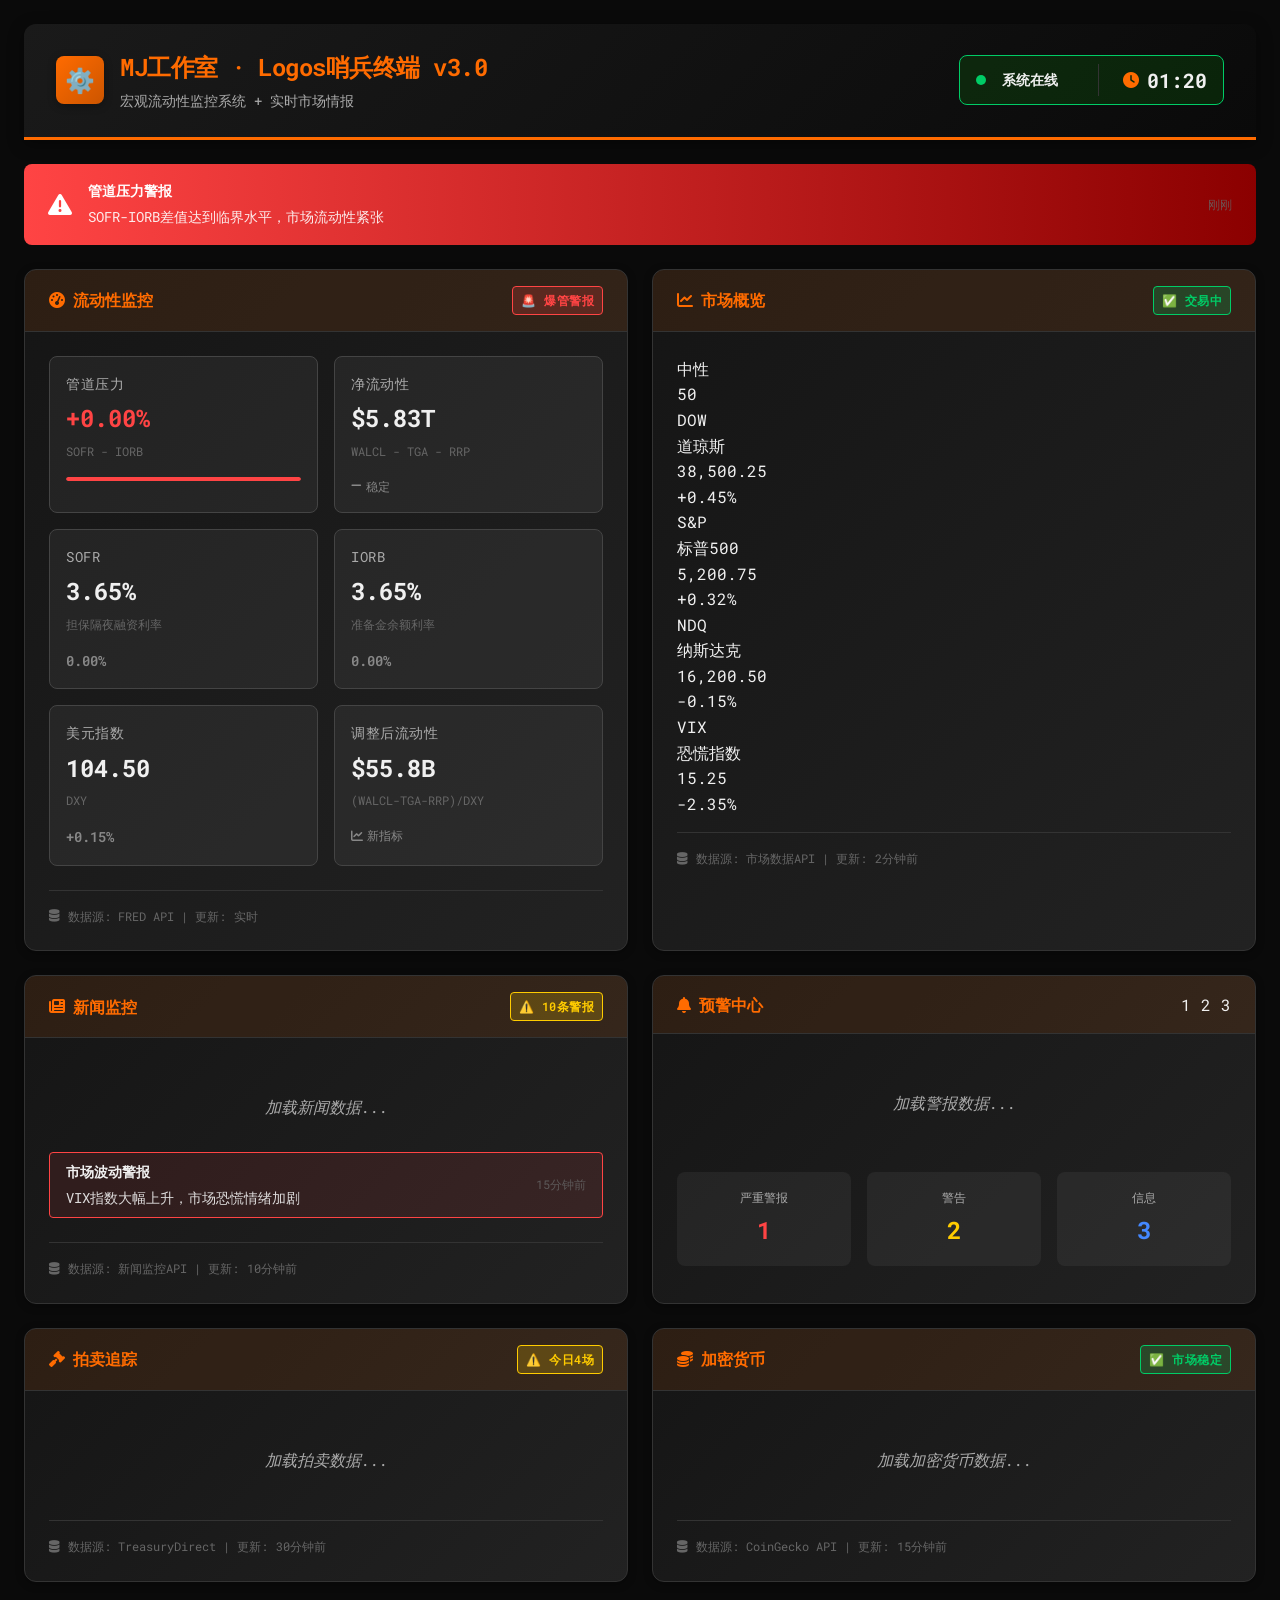
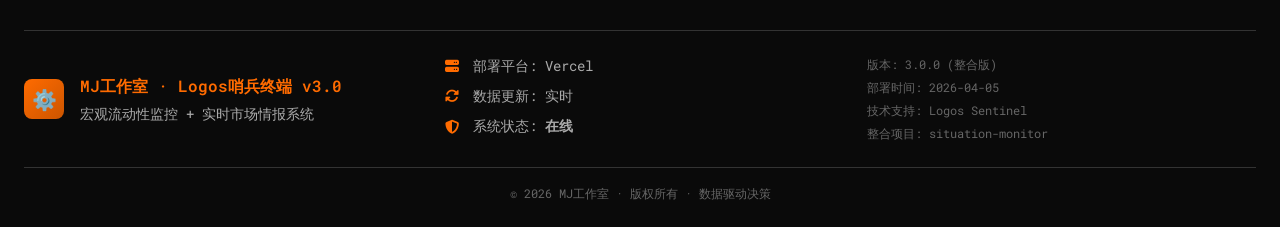
<file: index.html>
<!DOCTYPE html>
<html lang="zh-CN">
<head>
    <meta charset="UTF-8">
    <meta name="viewport" content="width=device-width, initial-scale=1.0">
    <title>MJ工作室 · Logos哨兵终端 v3.0</title>
    
    <!-- 字体和图标 -->
    <link rel="stylesheet" href="https://cdnjs.cloudflare.com/ajax/libs/font-awesome/6.4.0/css/all.min.css">
    <link href="https://fonts.googleapis.com/css2?family=Roboto+Mono:wght@300;400;500;600;700&display=swap" rel="stylesheet">
    
    <!-- 样式文件 -->
    <link rel="stylesheet" href="style.css">
</head>
<body>
    <div class="container">
        <!-- 头部 -->
        <header class="header">
            <div class="logo">
                <div class="logo-icon">⚙️</div>
                <div class="logo-text">
                    <h1>MJ工作室 · Logos哨兵终端 v3.0</h1>
                    <p>宏观流动性监控系统 + 实时市场情报</p>
                </div>
            </div>
            <div class="system-status">
                <div class="status-indicator online"></div>
                <span class="status-text">系统在线</span>
                <div class="time-display">
                    <i class="fas fa-clock"></i>
                    <span id="beijing-time">04:08</span>
                </div>
            </div>
        </header>

        <!-- 全局警报 -->
        <div class="global-alert critical" id="global-alert">
            <div class="alert-icon">
                <i class="fas fa-exclamation-triangle"></i>
            </div>
            <div class="alert-content">
                <div class="alert-title">管道压力警报</div>
                <div class="alert-message">SOFR-IORB差值达到临界水平，市场流动性紧张</div>
            </div>
            <div class="alert-time" id="alert-time">刚刚</div>
        </div>

        <!-- 主仪表板 -->
        <main class="dashboard">
            <!-- 第1行: 核心监控 -->
            <div class="dashboard-row">
                <!-- 流动性监控 -->
                <div class="panel liquidity-panel">
                    <div class="panel-header">
                        <div class="panel-title">
                            <i class="fas fa-tachometer-alt"></i>
                            <span>流动性监控</span>
                        </div>
                        <div class="panel-badge critical" id="liquidity-status">🚨 爆管警报</div>
                    </div>
                    <div class="panel-content">
                        <div class="metric-grid">
                            <div class="metric-card">
                                <div class="metric-label">管道压力</div>
                                <div class="metric-value critical" id="pipe-pressure">+0.00%</div>
                                <div class="metric-subtitle">SOFR - IORB</div>
                                <div class="metric-progress">
                                    <div class="progress-bar critical" style="width: 100%"></div>
                                </div>
                            </div>
                            <div class="metric-card">
                                <div class="metric-label">净流动性</div>
                                <div class="metric-value" id="net-liquidity">$5.83T</div>
                                <div class="metric-subtitle">WALCL - TGA - RRP</div>
                                <div class="metric-trend neutral">
                                    <i class="fas fa-minus"></i> 稳定
                                </div>
                            </div>
                            <div class="metric-card">
                                <div class="metric-label">SOFR</div>
                                <div class="metric-value" id="sofr-value">3.65%</div>
                                <div class="metric-subtitle">担保隔夜融资利率</div>
                                <div class="metric-change neutral">0.00%</div>
                            </div>
                            <div class="metric-card">
                                <div class="metric-label">IORB</div>
                                <div class="metric-value" id="iorb-value">3.65%</div>
                                <div class="metric-subtitle">准备金余额利率</div>
                                <div class="metric-change neutral">0.00%</div>
                            </div>
                            <div class="metric-card">
                                <div class="metric-label">美元指数</div>
                                <div class="metric-value" id="dxy-value">104.50</div>
                                <div class="metric-subtitle">DXY</div>
                                <div class="metric-change neutral">+0.15%</div>
                            </div>
                            <div class="metric-card">
                                <div class="metric-label">调整后流动性</div>
                                <div class="metric-value" id="adjusted-liquidity">$55.8B</div>
                                <div class="metric-subtitle">(WALCL-TGA-RRP)/DXY</div>
                                <div class="metric-trend neutral">
                                    <i class="fas fa-chart-line"></i> 新指标
                                </div>
                            </div>
                        </div>
                        <div class="data-source">
                            <i class="fas fa-database"></i>
                            数据源: FRED API | 更新: <span id="liquidity-update">实时</span>
                        </div>
                    </div>
                </div>

                <!-- 市场概览 -->
                <div class="panel market-panel">
                    <div class="panel-header">
                        <div class="panel-title">
                            <i class="fas fa-chart-line"></i>
                            <span>市场概览</span>
                        </div>
                        <div class="panel-badge success" id="market-status">✅ 交易中</div>
                    </div>
                    <div class="panel-content">
                        <!-- 市场情绪 -->
                        <div class="sentiment-indicator">
                            <div class="sentiment-label" id="sentiment-label">中性</div>
                            <div class="sentiment-gauge">
                                <div class="sentiment-fill" id="sentiment-fill" style="width: 50%"></div>
                            </div>
                            <div class="sentiment-score" id="sentiment-score">50</div>
                        </div>
                        
                        <!-- 主要指数 -->
                        <div class="market-overview" id="market-indices">
                            <div class="market-index">
                                <div class="index-symbol">DOW</div>
                                <div class="index-name">道琼斯</div>
                                <div class="index-price">38,500.25</div>
                                <div class="index-change positive">+0.45%</div>
                            </div>
                            <div class="market-index">
                                <div class="index-symbol">S&P</div>
                                <div class="index-name">标普500</div>
                                <div class="index-price">5,200.75</div>
                                <div class="index-change positive">+0.32%</div>
                            </div>
                            <div class="market-index">
                                <div class="index-symbol">NDQ</div>
                                <div class="index-name">纳斯达克</div>
                                <div class="index-price">16,200.50</div>
                                <div class="index-change negative">-0.15%</div>
                            </div>
                            <div class="market-index">
                                <div class="index-symbol">VIX</div>
                                <div class="index-name">恐慌指数</div>
                                <div class="index-price">15.25</div>
                                <div class="index-change positive">-2.35%</div>
                            </div>
                        </div>
                        
                        <div class="data-source">
                            <i class="fas fa-database"></i>
                            数据源: 市场数据API | 更新: <span id="market-update">2分钟前</span>
                        </div>
                    </div>
                </div>
            </div>

            <!-- 第2行: 新闻与情报 -->
            <div class="dashboard-row">
                <!-- 新闻监控 -->
                <div class="panel news-panel">
                    <div class="panel-header">
                        <div class="panel-title">
                            <i class="fas fa-newspaper"></i>
                            <span>新闻监控</span>
                        </div>
                        <div class="panel-badge warning" id="news-status">⚠️ 10条警报</div>
                    </div>
                    <div class="panel-content">
                        <div class="news-categories" id="news-categories">
                            <!-- 动态加载新闻分类 -->
                            <div class="loading">加载新闻数据...</div>
                        </div>
                        
                        <!-- 最新警报 -->
                        <div class="alert-list" id="news-alerts">
                            <div class="alert-item critical">
                                <div class="alert-content">
                                    <div class="alert-title">市场波动警报</div>
                                    <div class="alert-message">VIX指数大幅上升，市场恐慌情绪加剧</div>
                                </div>
                                <div class="alert-time">15分钟前</div>
                            </div>
                        </div>
                        
                        <div class="data-source">
                            <i class="fas fa-database"></i>
                            数据源: 新闻监控API | 更新: <span id="news-update">10分钟前</span>
                        </div>
                    </div>
                </div>

                <!-- 预警中心 -->
                <div class="panel alert-panel">
                    <div class="panel-header">
                        <div class="panel-title">
                            <i class="fas fa-bell"></i>
                            <span>预警中心</span>
                        </div>
                        <div class="alert-stats">
                            <span class="alert-count critical" id="critical-count">1</span>
                            <span class="alert-count warning" id="warning-count">2</span>
                            <span class="alert-count info" id="pending-count">3</span>
                        </div>
                    </div>
                    <div class="panel-content">
                        <div class="alert-list" id="alert-list">
                            <!-- 动态加载警报 -->
                            <div class="loading">加载警报数据...</div>
                        </div>
                        
                        <div class="alert-summary">
                            <div class="summary-item">
                                <div class="summary-label">严重警报</div>
                                <div class="summary-value critical" id="summary-critical">1</div>
                            </div>
                            <div class="summary-item">
                                <div class="summary-label">警告</div>
                                <div class="summary-value warning" id="summary-warning">2</div>
                            </div>
                            <div class="summary-item">
                                <div class="summary-label">信息</div>
                                <div class="summary-value info" id="summary-info">3</div>
                            </div>
                        </div>
                    </div>
                </div>
            </div>

            <!-- 第3行: 扩展功能 -->
            <div class="dashboard-row">
                <!-- 拍卖追踪 -->
                <div class="panel auction-panel">
                    <div class="panel-header">
                        <div class="panel-title">
                            <i class="fas fa-gavel"></i>
                            <span>拍卖追踪</span>
                        </div>
                        <div class="panel-badge warning" id="auction-status">⚠️ 今日4场</div>
                    </div>
                    <div class="panel-content">
                        <div class="auction-list" id="auction-list">
                            <!-- 动态加载拍卖数据 -->
                            <div class="loading">加载拍卖数据...</div>
                        </div>
                        <div class="data-source">
                            <i class="fas fa-database"></i>
                            数据源: TreasuryDirect | 更新: <span id="auction-update">30分钟前</span>
                        </div>
                    </div>
                </div>

                <!-- 加密货币 -->
                <div class="panel crypto-panel">
                    <div class="panel-header">
                        <div class="panel-title">
                            <i class="fas fa-coins"></i>
                            <span>加密货币</span>
                        </div>
                        <div class="panel-badge success" id="crypto-status">✅ 市场稳定</div>
                    </div>
                    <div class="panel-content">
                        <div class="crypto-grid" id="crypto-grid">
                            <!-- 动态加载加密货币数据 -->
                            <div class="loading">加载加密货币数据...</div>
                        </div>
                        <div class="data-source">
                            <i class="fas fa-database"></i>
                            数据源: CoinGecko API | 更新: <span id="crypto-update">15分钟前</span>
                        </div>
                    </div>
                </div>
            </div>
        </main>

        <!-- 底部 -->
        <footer class="footer">
            <div class="footer-content">
                <div class="footer-brand">
                    <div class="footer-logo">⚙️</div>
                    <div>
                        <div class="footer-title">MJ工作室 · Logos哨兵终端 v3.0</div>
                        <div class="footer-subtitle">宏观流动性监控 + 实时市场情报系统</div>
                    </div>
                </div>
                <div class="footer-info">
                    <div class="info-item">
                        <i class="fas fa-server"></i>
                        <span>部署平台: Vercel</span>
                    </div>
                    <div class="info-item">
                        <i class="fas fa-sync-alt"></i>
                        <span>数据更新: 实时</span>
                    </div>
                    <div class="info-item">
                        <i class="fas fa-shield-alt"></i>
                        <span>系统状态: <span class="status-text online">在线</span></span>
                    </div>
                </div>
                <div class="footer-meta">
                    <div class="meta-item">版本: 3.0.0 (整合版)</div>
                    <div class="meta-item">部署时间: 2026-04-05</div>
                    <div class="meta-item">技术支持: Logos Sentinel</div>
                    <div class="meta-item">整合项目: situation-monitor</div>
                </div>
            </div>
            <div class="footer-copyright">
                © 2026 MJ工作室 · 版权所有 · 数据驱动决策
            </div>
        </footer>
    </div>

    <!-- JavaScript文件 -->
    <script src="app.js"></script>
    <script src="lib/fred-integration.js"></script>
    <script src="lib/markets-integration.js"></script>
    <script src="lib/news-integration.js"></script>
    
    <script>
        // 简单整合初始化
        console.log('🚀 MJ工作室 · Logos哨兵终端 v3.0 (整合版) 启动');
        
        // 设置北京时间
        function updateBeijingTime() {
            const now = new Date();
            const beijingTime = new Date(now.getTime() + (8 * 60 * 60 * 1000));
            const timeString = beijingTime.toLocaleTimeString('zh-CN', {
                hour: '2-digit',
                minute: '2-digit',
                hour12: false
            });
            const element = document.getElementById('beijing-time');
            if (element) element.textContent = timeString;
        }
        
        updateBeijingTime();
        setInterval(updateBeijingTime, 60000);
        
        // 系统就绪
        window.addEventListener('DOMContentLoaded', function() {
            console.log('✅ 系统界面加载完成');
            document.body.classList.add('loaded');
            
            // 检查集成模块
            if (window.fredAPI) console.log('✅ FRED API集成可用');
            if (window.marketsAPI) console.log('✅ 市场数据集成可用');
            if (window.newsMonitor) console.log('✅ 新闻监控集成可用');
            
            console.log('📊 整合功能: 流动性监控 + 市场数据 + 新闻情报');
            console.log('🎨 UI风格: 彭博社终端 + 中文界面');
            console.log('🚀 部署: Vercel + 全球CDN');
        });
    </script>
</body>
</html>
</file>
<file: style.css>
/* MJ工作室 · Logos哨兵终端 v2.0 - 样式文件 */

:root {
    /* 颜色系统 */
    --color-bg-primary: #0a0a0a;
    --color-bg-secondary: #1a1a1a;
    --color-bg-tertiary: #222222;
    --color-bg-card: #151515;
    
    --color-accent: #ff6b00;
    --color-accent-light: #ff8b33;
    --color-accent-dark: #cc5500;
    
    --color-text-primary: #f0f0f0;
    --color-text-secondary: #aaaaaa;
    --color-text-tertiary: #666666;
    
    --color-border: #333333;
    --color-border-light: #444444;
    
    /* 状态颜色 */
    --color-success: #00cc66;
    --color-warning: #ffcc00;
    --color-critical: #ff4444;
    --color-info: #4488ff;
    --color-neutral: #888888;
    
    /* 阴影 */
    --shadow-sm: 0 2px 8px rgba(0, 0, 0, 0.3);
    --shadow-md: 0 4px 16px rgba(0, 0, 0, 0.4);
    --shadow-lg: 0 8px 32px rgba(0, 0, 0, 0.5);
    
    /* 间距 */
    --spacing-xs: 4px;
    --spacing-sm: 8px;
    --spacing-md: 16px;
    --spacing-lg: 24px;
    --spacing-xl: 32px;
    --spacing-xxl: 48px;
    
    /* 圆角 */
    --radius-sm: 4px;
    --radius-md: 8px;
    --radius-lg: 12px;
    --radius-xl: 16px;
    
    /* 字体 */
    --font-family: 'Roboto Mono', 'Courier New', monospace;
    --font-size-xs: 12px;
    --font-size-sm: 14px;
    --font-size-md: 16px;
    --font-size-lg: 20px;
    --font-size-xl: 24px;
    --font-size-xxl: 32px;
}

/* 重置和基础样式 */
* {
    margin: 0;
    padding: 0;
    box-sizing: border-box;
}

body {
    font-family: var(--font-family);
    background: var(--color-bg-primary);
    color: var(--color-text-primary);
    line-height: 1.6;
    min-height: 100vh;
    overflow-x: hidden;
}

.container {
    max-width: 1600px;
    margin: 0 auto;
    padding: var(--spacing-lg);
}

/* 头部样式 */
.header {
    background: linear-gradient(135deg, var(--color-bg-secondary) 0%, var(--color-bg-primary) 100%);
    border-bottom: 3px solid var(--color-accent);
    padding: var(--spacing-lg) var(--spacing-xl);
    border-radius: var(--radius-lg) var(--radius-lg) 0 0;
    display: flex;
    justify-content: space-between;
    align-items: center;
    flex-wrap: wrap;
    gap: var(--spacing-lg);
    margin-bottom: var(--spacing-lg);
    box-shadow: var(--shadow-md);
}

.logo {
    display: flex;
    align-items: center;
    gap: var(--spacing-md);
}

.logo-icon {
    width: 48px;
    height: 48px;
    background: linear-gradient(135deg, var(--color-accent) 0%, var(--color-accent-dark) 100%);
    border-radius: var(--radius-md);
    display: flex;
    align-items: center;
    justify-content: center;
    font-size: var(--font-size-xl);
    color: white;
    box-shadow: var(--shadow-sm);
}

.logo-text h1 {
    color: var(--color-accent);
    font-size: var(--font-size-xl);
    font-weight: 700;
    margin-bottom: var(--spacing-xs);
    letter-spacing: -0.5px;
}

.logo-text p {
    color: var(--color-text-secondary);
    font-size: var(--font-size-sm);
    font-weight: 400;
}

.system-status {
    display: flex;
    align-items: center;
    gap: var(--spacing-md);
    padding: var(--spacing-sm) var(--spacing-md);
    background: rgba(0, 255, 0, 0.1);
    border: 1px solid var(--color-success);
    border-radius: var(--radius-md);
}

.status-indicator {
    width: 10px;
    height: 10px;
    border-radius: 50%;
    animation: pulse 2s infinite;
}

.status-indicator.online {
    background: var(--color-success);
}

.status-text {
    font-weight: 600;
    font-size: var(--font-size-sm);
}

.time-display {
    display: flex;
    align-items: center;
    gap: var(--spacing-sm);
    margin-left: var(--spacing-lg);
    padding-left: var(--spacing-lg);
    border-left: 1px solid var(--color-border);
}

.time-display i {
    color: var(--color-accent);
}

#beijing-time {
    font-weight: 700;
    font-size: var(--font-size-lg);
    font-variant-numeric: tabular-nums;
}

/* 全局警报 */
.global-alert {
    padding: var(--spacing-md) var(--spacing-lg);
    border-radius: var(--radius-md);
    margin-bottom: var(--spacing-lg);
    display: flex;
    align-items: center;
    gap: var(--spacing-md);
    animation: alert-pulse 2s infinite;
}

.global-alert.critical {
    background: linear-gradient(90deg, var(--color-critical) 0%, #8b0000 100%);
    color: white;
}

.alert-icon {
    font-size: var(--font-size-xl);
}

.alert-content {
    flex: 1;
}

.alert-title {
    font-weight: 700;
    font-size: var(--font-size-md);
    margin-bottom: var(--spacing-xs);
}

.alert-message {
    font-size: var(--font-size-sm);
    opacity: 0.9;
}

.alert-time {
    font-size: var(--font-size-xs);
    opacity: 0.8;
}

/* 仪表板布局 */
.dashboard {
    display: flex;
    flex-direction: column;
    gap: var(--spacing-lg);
}

.dashboard-row {
    display: grid;
    grid-template-columns: repeat(auto-fit, minmax(300px, 1fr));
    gap: var(--spacing-lg);
}

/* 面板样式 */
.panel {
    background: linear-gradient(135deg, var(--color-bg-card) 0%, var(--color-bg-tertiary) 100%);
    border: 1px solid var(--color-border);
    border-radius: var(--radius-lg);
    overflow: hidden;
    transition: all 0.3s ease;
    box-shadow: var(--shadow-sm);
}

.panel:hover {
    border-color: var(--color-accent);
    transform: translateY(-2px);
    box-shadow: var(--shadow-lg);
}

.panel-header {
    background: rgba(255, 107, 0, 0.1);
    border-bottom: 1px solid var(--color-border);
    padding: var(--spacing-md) var(--spacing-lg);
    display: flex;
    justify-content: space-between;
    align-items: center;
}

.panel-title {
    color: var(--color-accent);
    font-weight: 600;
    font-size: var(--font-size-md);
    display: flex;
    align-items: center;
    gap: var(--spacing-sm);
}

.panel-badge {
    padding: var(--spacing-xs) var(--spacing-sm);
    border-radius: var(--radius-sm);
    font-size: var(--font-size-xs);
    font-weight: 600;
    text-transform: uppercase;
    letter-spacing: 0.5px;
}

.panel-badge.critical {
    background: rgba(255, 68, 68, 0.2);
    color: var(--color-critical);
    border: 1px solid var(--color-critical);
}

.panel-badge.warning {
    background: rgba(255, 204, 0, 0.2);
    color: var(--color-warning);
    border: 1px solid var(--color-warning);
}

.panel-badge.success {
    background: rgba(0, 204, 102, 0.2);
    color: var(--color-success);
    border: 1px solid var(--color-success);
}

.panel-content {
    padding: var(--spacing-lg);
}

/* 指标卡片 */
.metric-grid {
    display: grid;
    grid-template-columns: repeat(auto-fit, minmax(200px, 1fr));
    gap: var(--spacing-md);
    margin-bottom: var(--spacing-lg);
}

.metric-card {
    background: rgba(255, 255, 255, 0.05);
    border: 1px solid var(--color-border-light);
    border-radius: var(--radius-md);
    padding: var(--spacing-md);
    transition: all 0.2s ease;
}

.metric-card:hover {
    background: rgba(255, 255, 255, 0.08);
    border-color: var(--color-accent);
}

.metric-label {
    color: var(--color-text-secondary);
    font-size: var(--font-size-sm);
    margin-bottom: var(--spacing-xs);
    text-transform: uppercase;
    letter-spacing: 0.5px;
}

.metric-value {
    font-weight: 700;
    font-size: var(--font-size-xl);
    margin-bottom: var(--spacing-xs);
    font-variant-numeric: tabular-nums;
}

.metric-value.critical {
    color: var(--color-critical);
}

.metric-subtitle {
    color: var(--color-text-tertiary);
    font-size: var(--font-size-xs);
    margin-bottom: var(--spacing-md);
}

.metric-progress {
    height: 4px;
    background: var(--color-border);
    border-radius: 2px;
    overflow: hidden;
}

.progress-bar {
    height: 100%;
    border-radius: 2px;
    transition: width 0.3s ease;
}

.progress-bar.critical {
    background: var(--color-critical);
}

.metric-trend {
    display: flex;
    align-items: center;
    gap: var(--spacing-xs);
    font-size: var(--font-size-xs);
    margin-top: var(--spacing-sm);
}

.metric-trend.neutral {
    color: var(--color-neutral);
}

.metric-change {
    font-size: var(--font-size-sm);
    font-weight: 600;
}

.metric-change.neutral {
    color: var(--color-neutral);
}

/* 数据源 */
.data-source {
    color: var(--color-text-tertiary);
    font-size: var(--font-size-xs);
    display: flex;
    align-items: center;
    gap: var(--spacing-sm);
    margin-top: var(--spacing-md);
    padding-top: var(--spacing-md);
    border-top: 1px solid var(--color-border);
}

/* 拍卖列表 */
.auction-list {
    display: flex;
    flex-direction: column;
    gap: var(--spacing-md);
}

.auction-item {
    display: flex;
    justify-content: space-between;
    align-items: center;
    padding: var(--spacing-sm);
    background: rgba(255, 255, 255, 0.03);
    border-radius: var(--radius-sm);
    border-left: 3px solid var(--color-info);
}

.auction-name {
    font-weight: 600;
    font-size: var(--font-size-sm);
}

.auction-amount {
    color: var(--color-accent);
    font-weight: 700;
}

.auction-multiple {
    font-size: var(--font-size-xs);
    color: var(--color-text-secondary);
}

/* 加密货币网格 */
.crypto-grid {
    display: grid;
    grid-template-columns: repeat(auto-fit, minmax(150px, 1fr));
    gap: var(--spacing-md);
}

.crypto-item {
    background: rgba(255, 255, 255, 0.03);
    border: 1px solid var(--color-border-light);
    border-radius: var(--radius-md);
    padding: var(--spacing-md);
    text-align: center;
}

.crypto-symbol {
    font-weight: 700;
    font-size: var(--font-size-lg);
    margin-bottom: var(--spacing-xs);
}

.crypto-price {
    font-weight: 700;
    font-size: var(--font-size-md);
    margin-bottom: var(--spacing-xs);
}

.crypto-change {
    font-size: var(--font-size-sm);
    font-weight: 600;
}

.crypto-change.positive {
    color: var(--color-success);
}

.crypto-change.negative {
    color: var(--color-critical);
}

/* 警报列表 */
.alert-list {
    display: flex;
    flex-direction: column;
    gap: var(--spacing-sm);
    margin-bottom: var(--spacing-lg);
}

.alert-item {
    display: flex;
    justify-content: space-between;
    align-items: center;
    padding: var(--spacing-sm) var(--spacing-md);
    background: rgba(255, 68, 68, 0.1);
    border: 1px solid var(--color-critical);
    border-radius: var(--radius-sm);
}

.alert-item.warning {
    background: rgba(255, 204, 0, 0.1);
    border-color: var(--color-warning);
}

.alert-content {
    flex: 1;
}

.alert-title {
    font-weight: 600;
    font-size: var(--font-size-sm);
    margin-bottom: var(--spacing-xs);
}

.alert-time {
    font-size: var(--font-size-xs);
    color: var(--color-text-tertiary);
}

.alert-summary {
    display: grid;
    grid-template-columns: repeat(3, 1fr);
    gap: var(--spacing-md);
}

.summary-item {
    text-align: center;
    padding: var(--spacing-md);
    background: rgba(255, 255, 255, 0.05);
    border-radius: var(--radius-md);
}

.summary-label {
    color: var(--color-text-secondary);
    font-size: var(--font-size-xs);
    margin-bottom: var(--spacing-xs);
    text-transform: uppercase;
}

.summary-value {
    font-weight: 700;
    font-size: var(--font-size-xl);
}

.summary-value.critical {
    color: var(--color-critical);
}

.summary-value.warning {
    color: var(--color-warning);
}

.summary-value.info {
    color: var(--color-info);
}

/* 底部样式 */
.footer {
    margin-top: var(--spacing-xxl);
    padding-top: var(--spacing-lg);
    border-top: 1px solid var(--color-border);
}

.footer-content {
    display: grid;
    grid-template-columns: repeat(auto-fit, minmax(250px, 1fr));
    gap: var(--spacing-xl);
    margin-bottom: var(--spacing-lg);
}

.footer-brand {
    display: flex;
    align-items: center;
    gap: var(--spacing-md);
}

.footer-logo {
    width: 40px;
    height: 40px;
    background: linear-gradient(135deg, var(--color-accent) 0%, var(--color-accent-dark) 100%);
    border-radius: var(--radius-md);
    display: flex;
    align-items: center;
    justify-content: center;
    font-weight: 700;
    color: white;
    font-size: var(--font-size-lg);
}

.footer-title {
    color: var(--color-accent);
    font-weight: 600;
    font-size: var(--font-size-md);
    margin-bottom: var(--spacing-xs);
}

.footer-subtitle {
    color: var(--color-text-secondary);
    font-size: var(--font-size-sm);
}

.footer-info {
    display: flex;
    flex-direction: column;
    gap: var(--spacing-sm);
}

.info-item {
    display: flex;
    align-items: center;
    gap: var(--spacing-sm);
    color: var(--color-text-secondary);
    font-size: var(--font-size-sm);
}

.info-item i {
    color: var(--color-accent);
    width: 20px;
}

.footer-meta {
    display: flex;
    flex-direction: column;
    gap: var(--spacing-xs);
}

.meta-item {
    color: var(--color-text-tertiary);
    font-size: var(--font-size-xs);
}

.footer-copyright {
    text-align: center;
    color: var(--color-text-tertiary);
    font-size: var(--font-size-xs);
    padding-top: var(--spacing-md);
    border-top: 1px solid var(--color-border);
}

/* 加载状态 */
.loading {
    text-align: center;
    padding: var(--spacing-xl);
    color: var(--color-text-secondary);
    font-style: italic;
}

/* 动画 */
@keyframes pulse {
    0%, 100% { opacity: 1; }
    50% { opacity: 0.5; }
}

@keyframes alert-pulse {
    0%, 100% { opacity: 1; }
    50% { opacity: 0.8; }
}

/* 响应式设计 */
@media (max-width: 1200px) {
    .dashboard-row {
        grid-template-columns: 1fr;
    }
}

@media (max-width: 768px) {
    .container {
        padding: var(--spacing-md);
    }
    
    .header {
        flex-direction: column;
        align-items: flex-start;
        gap: var(--spacing-md);
    }
    
    .system-status {
        width: 100%;
        justify-content: space-between;
    }
    

/* 新闻面板样式 */
.news-categories {
    display: grid;
    grid-template-columns: repeat(auto-fit, minmax(200px, 1fr));
    gap: var(--spacing-md);
    margin-bottom: var(--spacing-lg);
}

.news-category {
    background: rgba(255, 255, 255, 0.03);
    border: 1px solid var(--color-border-light);
    border-radius: var(--radius-md);
    padding: var(--spacing-md);
    transition: all 0.2s ease;
}

.news-category:hover {
    background: rgba(255, 255, 255, 0.05);
    border-color: var(--color-accent);
}

.category-header {
    display: flex;
    justify-content: space-between;
    align-items: center;
    margin-bottom: var(--spacing-sm);
}

.category-name {
    font-weight: 600;
    color: var(--color-accent);
    font-size: var(--font-size-sm);
}

.category-count {
    background: rgba(255, 107, 0, 0.2);
    color: var(--color-accent);
    padding: 2px 8px;
    border-radius: 10px;
    font-size: var(--font-size-xs);
    font-weight: 600;
}

.news-list {
    display: flex;
    flex-direction: column;
    gap: var(--spacing-sm);
}

.news-item {
    padding: var(--spacing-sm);
    background: rgba(255, 255, 255, 0.02);
    border-radius: var(--radius-sm);
    border-left: 3px solid var(--color-info);
    font-size: var(--font-size-sm);
    line-height: 1.4;
}

.news-item.critical {
    border-left-color: var(--color-critical);
    background: rgba(255, 68, 68, 0.05);
}

.news-item.warning {
    border-left-color: var(--color-warning);
    background: rgba(255, 204, 0, 0.05);
}

.news-title {
    font-weight: 500;
    margin-bottom: 4px;
    display: -webkit-box;
    -webkit-line-clamp: 2;
    -webkit-box-orient: vertical;
    overflow: hidden;
}

.news-meta {
    display: flex;
    justify-content: space-between;
    font-size: var(--font-size-xs);
    color: var(--color-text-tertiary);
}

/* 市场面板样式 */
.market-overview {
    display: grid;
    grid-template-columns: repeat(auto-fit, minmax(150px, 1fr));
    gap: var(--spacing-md);
    margin-bottom: var(--spacing-lg);
}

.market-index {
    background: rgba(255, 255, 255, 0.03);
    border: 1px solid var(--color-border-light);
    border-radius: var(--radius-md);
    padding: var(--spacing-md);
    text-align: center;
    transition: all 0.2s ease;
}

.market-index:hover {
    transform: translateY(-2px);
    box-shadow: var(--shadow-sm);
}

.index-symbol {
    font-weight: 700;
    font-size: var(--font-size-lg);
    margin-bottom: var(--spacing-xs);
    color: var(--color-accent);
}

.index-name {
    color: var(--color-text-secondary);
    font-size: var(--font-size-xs);
    margin-bottom: var(--spacing-sm);
}

.index-price {
    font-weight: 700;
    font-size: var(--font-size-md);
    margin-bottom: var(--spacing-xs);
}

.index-change {
    font-size: var(--font-size-sm);
    font-weight: 600;
}

.index-change.positive {
    color: var(--color-success);
}

.index-change.negative {
    color: var(--color-critical);
}

/* 情绪指示器 */
.sentiment-indicator {
    display: flex;
    align-items: center;
    gap: var(--spacing-md);
    padding: var(--spacing-md);
    background: rgba(255, 255, 255, 0.03);
    border-radius: var(--radius-md);
    margin-bottom: var(--spacing-lg);
}

.sentiment-gauge {
    flex: 1;
    height: 8px;
    background: var(--color-border);
    border-radius: 4px;
    overflow: hidden;
    position: relative;
}

.sentiment-fill {
    height: 100%;
    border-radius: 4px;
    transition: width 0.3s ease;
}

.sentiment-fill.greed {
    background: linear-gradient(90deg, var(--color-success), var(--color-warning));
}

.sentiment-fill.fear {
    background: linear-gradient(90deg, var(--color-warning), var(--color-critical));
}

.sentiment-label {
    font-weight: 600;
    font-size: var(--font-size-sm);
    min-width: 80px;
    text-align: center;
}

.sentiment-score {
    font-weight: 700;
    font-size: var(--font-size-lg);
    color: var(--color-accent);
    min-width: 40px;
    text-align: right;
}

/* 响应式调整 */
@media (max-width: 768px) {
    .news-categories {
        grid-template-columns: 1fr;
    }
    
    .market-overview {
        grid-template-columns: repeat(2, 1fr);
    }
    
    .sentiment-indicator {
        flex-direction: column;
        gap: var(--spacing-sm);
    }
    
    .sentiment-label,
    .sentiment-score {
        min-width: auto;
        text-align: center;
    }
}
</file>
